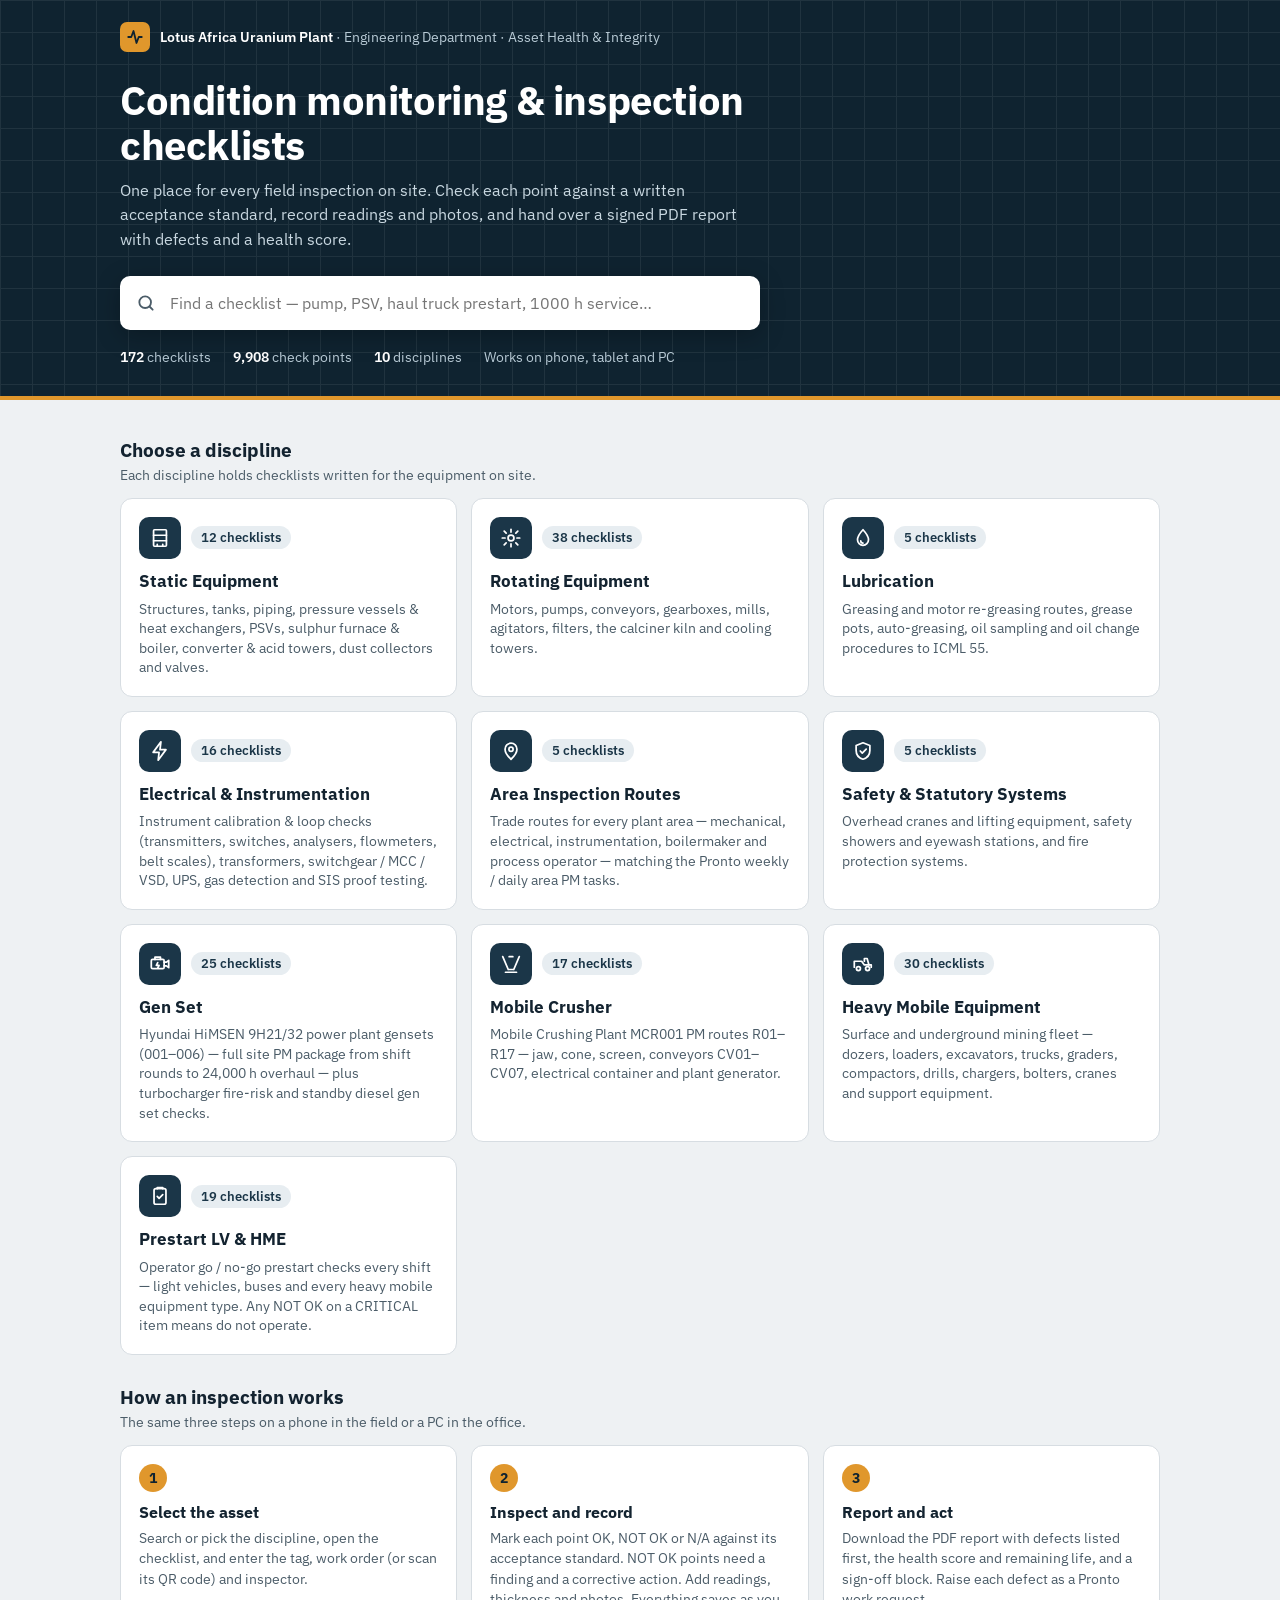
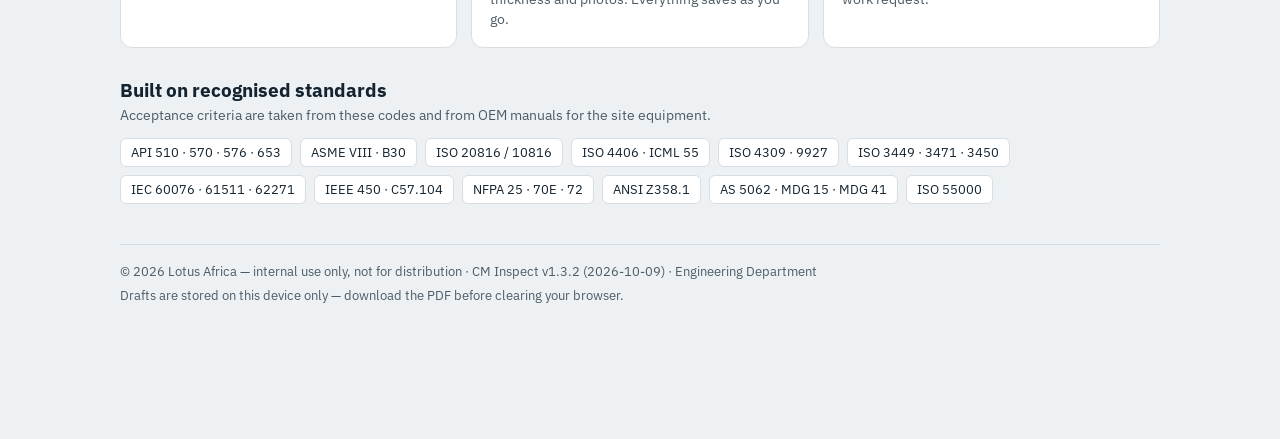
<file: index.html>
<!DOCTYPE html>
<html lang="en">
<head>
<meta charset="UTF-8">
<meta name="viewport" content="width=device-width, initial-scale=1.0">
<title>CM Inspect — Condition Monitoring & Inspection Checklists</title>
<meta name="description" content="Condition monitoring and inspection checklists for static, rotating, electrical, safety, gen set, mobile crusher and mobile equipment, with PDF reports.">
<meta name="theme-color" content="#0f2330">
<link rel="preconnect" href="https://fonts.googleapis.com"><link rel="preconnect" href="https://fonts.gstatic.com" crossorigin>
<link href="https://fonts.googleapis.com/css2?family=IBM+Plex+Sans:wght@400;500;600;700&display=swap" rel="stylesheet">
<script src="assets/vendor/jspdf-2.5.1.umd.min.js"></script>
<script src="assets/vendor/jsQR-1.4.0.js"></script>
<link rel="stylesheet" href="assets/css/cm-inspect.css?v=1.3.2">
<link rel="icon" href="assets/img/favicon.svg" type="image/svg+xml">
<link rel="manifest" href="manifest.webmanifest">
<link rel="apple-touch-icon" href="assets/img/favicon.svg">
</head>
<body>

<!-- ===================== HUB VIEW ===================== -->
<div id="hubView">
  <header class="home-band">
    <div class="grid-lines"></div>
    <div class="home-inner">
      <div class="org-row">
        <span class="org-mark"><svg viewBox="0 0 24 24" fill="none" stroke="currentColor" stroke-width="2.4" stroke-linecap="round" stroke-linejoin="round"><path d="M3 12h4l3-8 4 16 3-8h4"/></svg></span>
        <span><strong>Lotus Africa Uranium Plant</strong> · Engineering Department · Asset Health &amp; Integrity</span>
      </div>
      <h1 class="home-title">Condition monitoring &amp; inspection checklists</h1>
      <p class="home-lead">One place for every field inspection on site. Check each point against a written acceptance standard, record readings and photos, and hand over a signed PDF report with defects and a health score.</p>
      <div class="search-wrap" role="search">
        <svg viewBox="0 0 24 24" fill="none" stroke="currentColor" stroke-width="2.2" stroke-linecap="round"><circle cx="11" cy="11" r="7"/><path d="M20 20l-3.5-3.5"/></svg>
        <input type="search" id="hubSearch" class="search-input" placeholder="Find a checklist — pump, PSV, haul truck prestart, 1000 h service…" aria-label="Search checklists" autocomplete="off">
        <button type="button" class="search-clear" id="hubSearchClear" aria-label="Clear search">✕</button>
      </div>
      <div class="home-facts" id="hubFacts"></div>
    </div>
  </header>

  <main class="home-main">
    <section class="home-section" id="searchSection" style="display:none">
      <h2 id="searchTitle">Results</h2>
      <p class="section-sub" id="searchSub"></p>
      <div class="result-list" id="searchResults"></div>
    </section>

    <div id="homeContent">
      <section class="home-section" id="draftSection" style="display:none">
        <h2>Continue where you left off</h2>
        <p class="section-sub">Inspections started on this device. Drafts are saved automatically.</p>
        <div class="draft-row" id="draftList"></div>
      </section>

      <section class="home-section">
        <h2>Choose a discipline</h2>
        <p class="section-sub">Each discipline holds checklists written for the equipment on site.</p>
        <div class="disc-grid" id="hubGrid"></div>
      </section>

      <section class="home-section">
        <h2>How an inspection works</h2>
        <p class="section-sub">The same three steps on a phone in the field or a PC in the office.</p>
        <div class="steps">
          <div class="step"><h3>Select the asset</h3><p>Search or pick the discipline, open the checklist, and enter the tag, work order (or scan its QR code) and inspector.</p></div>
          <div class="step"><h3>Inspect and record</h3><p>Mark each point OK, NOT OK or N/A against its acceptance standard. NOT OK points need a finding and a corrective action. Add readings, thickness and photos. Everything saves as you go.</p></div>
          <div class="step"><h3>Report and act</h3><p>Download the PDF report with defects listed first, the health score and remaining life, and a sign-off block. Raise each defect as a Pronto work request.</p></div>
        </div>
      </section>

      <section class="home-section">
        <h2>Built on recognised standards</h2>
        <p class="section-sub">Acceptance criteria are taken from these codes and from OEM manuals for the site equipment.</p>
        <div class="std-list">
          <span>API 510 · 570 · 576 · 653</span><span>ASME VIII · B30</span><span>ISO 20816 / 10816</span><span>ISO 4406 · ICML 55</span>
          <span>ISO 4309 · 9927</span><span>ISO 3449 · 3471 · 3450</span><span>IEC 60076 · 61511 · 62271</span><span>IEEE 450 · C57.104</span>
          <span>NFPA 25 · 70E · 72</span><span>ANSI Z358.1</span><span>AS 5062 · MDG 15 · MDG 41</span><span>ISO 55000</span>
        </div>
      </section>
    </div>

    <footer class="home-footer">
      <span>© 2026 Lotus Africa — internal use only, not for distribution · CM Inspect <span id="appVersion"></span> · Engineering Department</span>
      <span>Drafts are stored on this device only — download the PDF before clearing your browser.</span>
    </footer>
  </main>
</div>

<!-- ===================== CATEGORY VIEW ===================== -->
<div id="catView" style="display:none">
  <header class="home-band cat-band">
    <div class="grid-lines"></div>
    <div class="home-inner">
      <button class="home-back" id="btnCatBack">
        <svg width="14" height="14" viewBox="0 0 24 24" fill="none" stroke="currentColor" stroke-width="2.6" stroke-linecap="round"><path d="M15 18l-6-6 6-6"/></svg>
        All disciplines
      </button>
      <div class="cat-head">
        <span class="disc-icon" id="catIcon"></span>
        <h1 id="catTitle">Category</h1>
      </div>
      <p class="cat-desc" id="catDesc"></p>
    </div>
  </header>
  <main class="home-main">
    <div class="cat-tools">
      <input type="search" class="cat-filter" id="catFilter" placeholder="Filter this list…" aria-label="Filter checklists">
      <span class="cat-count" id="catCount"></span>
    </div>
    <div class="result-list" id="catGrid"></div>
  </main>
</div>

<!-- ===================== FORM VIEW ===================== -->
<div id="formView" style="display:none">
  <div class="topbar">
    <div class="back-row">
      <button class="back-btn" id="btnBack">
        <svg width="14" height="14" viewBox="0 0 24 24" fill="none" stroke="currentColor" stroke-width="2.6" stroke-linecap="round"><path d="M15 18l-6-6 6-6"/></svg>
        Back
      </button>
    </div>
    <div class="topbar-row">
      <div class="brand">
        <span class="eyebrow" id="formEyebrow">Condition Monitoring</span>
        <span class="title" id="formTitle">—</span>
        <span class="doc-line" id="formDocNo"></span>
      </div>
      <span class="tag-pill" id="tagPill">Set tag #</span>
      <span class="health-pill pending" id="healthPill">Health —</span>
      <span class="health-pill pending" id="rulPill" style="display:none;">RUL —</span>
    </div>
    <div class="progress-wrap">
      <div class="progress-track"><div class="progress-fill" id="progressFill"></div></div>
      <div class="progress-label"><span id="progressText">0 of 0 checks recorded</span><span id="progressPct">0%</span></div>
    </div>
    <div class="flag-banner" id="flagBanner">⚠ <span id="flagText"></span></div>
  </div>

  <div class="container">
    <div class="card header-card">
      <div class="field-grid">
        <div class="field">
          <label class="small-label" for="f_date">Date</label>
          <input type="date" id="f_date">
        </div>
        <div class="field">
          <label class="small-label" for="f_wo">WO #</label>
          <div class="wo-row">
            <input type="text" id="f_wo" placeholder="Work order #">
            <button type="button" class="qr-btn" id="btnQrScan" title="Scan QR code">
              <svg width="18" height="18" viewBox="0 0 24 24" fill="none" stroke="currentColor" stroke-width="2"><rect x="3" y="3" width="7" height="7"/><rect x="14" y="3" width="7" height="7"/><rect x="3" y="14" width="7" height="7"/><path d="M14 14h3v3M20 14v3h-3M14 20h3M20 17v3"/></svg>
            </button>
          </div>
        </div>
        <div class="field">
          <label class="small-label" for="f_checkby">Check by</label>
          <input type="text" id="f_checkby" placeholder="Name">
        </div>
        <div class="field">
          <label class="small-label" for="f_reviewby">Review by</label>
          <input type="text" id="f_reviewby" placeholder="Name">
        </div>
        <div class="field span2">
          <label class="small-label" for="f_tag">Equipment Tag #</label>
          <input type="text" id="f_tag" placeholder="e.g. 75-CV-03">
        </div>
        <div class="field span2">
          <label class="small-label">Inspection Method</label>
          <div class="method-toggle">
            <label class="chk"><input type="checkbox" id="f_visual"> Visual</label>
            <label class="chk"><input type="checkbox" id="f_vibration"> Vibration</label>
            <label class="chk"><input type="checkbox" id="f_ir"> Thermography</label>
            <label class="chk"><input type="checkbox" id="f_us"> Ultrasound / UT</label>
            <label class="chk"><input type="checkbox" id="f_oil"> Oil sampling</label>
          </div>
        </div>
      </div>
      <details class="trace-block" id="traceBlock">
        <summary>Inspection conditions &amp; traceability <span class="trace-hint">ISO 17359 · ISO/IEC 17020 · ISO 18436</span></summary>
        <div class="field-grid">
          <div class="field">
            <label class="small-label" for="f_op">Operating condition</label>
            <select id="f_op">
              <option value="">— select —</option>
              <option>Running — normal load</option>
              <option>Running — reduced load</option>
              <option>Standby / idle</option>
              <option>Stopped — isolated</option>
              <option>Stopped — not isolated</option>
            </select>
          </div>
          <div class="field">
            <label class="small-label" for="f_load">Load / speed at inspection</label>
            <input type="text" id="f_load" placeholder="e.g. 85 % · 1480 rpm">
          </div>
          <div class="field span2">
            <label class="small-label" for="f_qual">Inspector qualification</label>
            <input type="text" id="f_qual" placeholder="e.g. Vibration Analyst CAT II (ISO 18436-2)">
          </div>
          <div class="field">
            <label class="small-label" for="f_instr">Test instrument &amp; serial no.</label>
            <input type="text" id="f_instr" placeholder="e.g. FLIR T540 s/n 79312345">
          </div>
          <div class="field">
            <label class="small-label" for="f_cal">Instrument calibration due</label>
            <input type="date" id="f_cal">
          </div>
        </div>
        <p class="trace-note">Your name, qualification and instrument are remembered on this device for the next inspection.</p>
      </details>
    </div>

    <div id="sectionsRoot"></div>
    <div class="print-only print-signoff" id="printSignoff"></div>
  </div>
</div>

<div class="qr-modal" id="qrModal">
  <div class="qr-modal-inner">
    <div class="qr-modal-head"><span>Scan work order QR code</span><button type="button" class="qr-modal-close" id="qrModalClose">✕</button></div>
    <video id="qrVideo" playsinline muted></video>
    <div class="qr-modal-status" id="qrModalStatus">Point the camera at a QR code</div>
  </div>
</div>

<div class="toast" id="toast"></div>
<div class="save-note" id="saveNoteWrap"><span class="dot"></span><span id="saveNote">Not saved yet</span></div>
<div class="actionbar" id="actionbar">
  <button class="btn btn-ghost" id="btnClear">Clear form</button>
  <button class="btn btn-ghost" id="btnSave">Save draft</button>
  <button class="btn btn-ghost" id="btnPrint">Print</button>
  <button class="btn btn-primary" id="btnPdf">Download PDF</button>
</div>


<!-- Application scripts: data → checklist library → app (order matters) -->
<script src="data/document-register.js?v=1.3.2"></script>
<script src="data/pm-task-map.js?v=1.3.2"></script>
<script src="checklists/00-base-library.js?v=1.3.2"></script>
<script src="checklists/10-genset-hme.js?v=1.3.2"></script>
<script src="checklists/20-site-hyundai-mcr001.js?v=1.3.2"></script>
<script src="checklists/30-prestart.js?v=1.3.2"></script>
<script src="checklists/40-process-plant.js?v=1.3.2"></script>
<script src="checklists/50-instrumentation.js?v=1.3.2"></script>
<script src="checklists/60-routes-standard-pm.js?v=1.3.2"></script>
<script src="assets/js/app.js?v=1.3.2"></script>
</body>
</html>
</file>
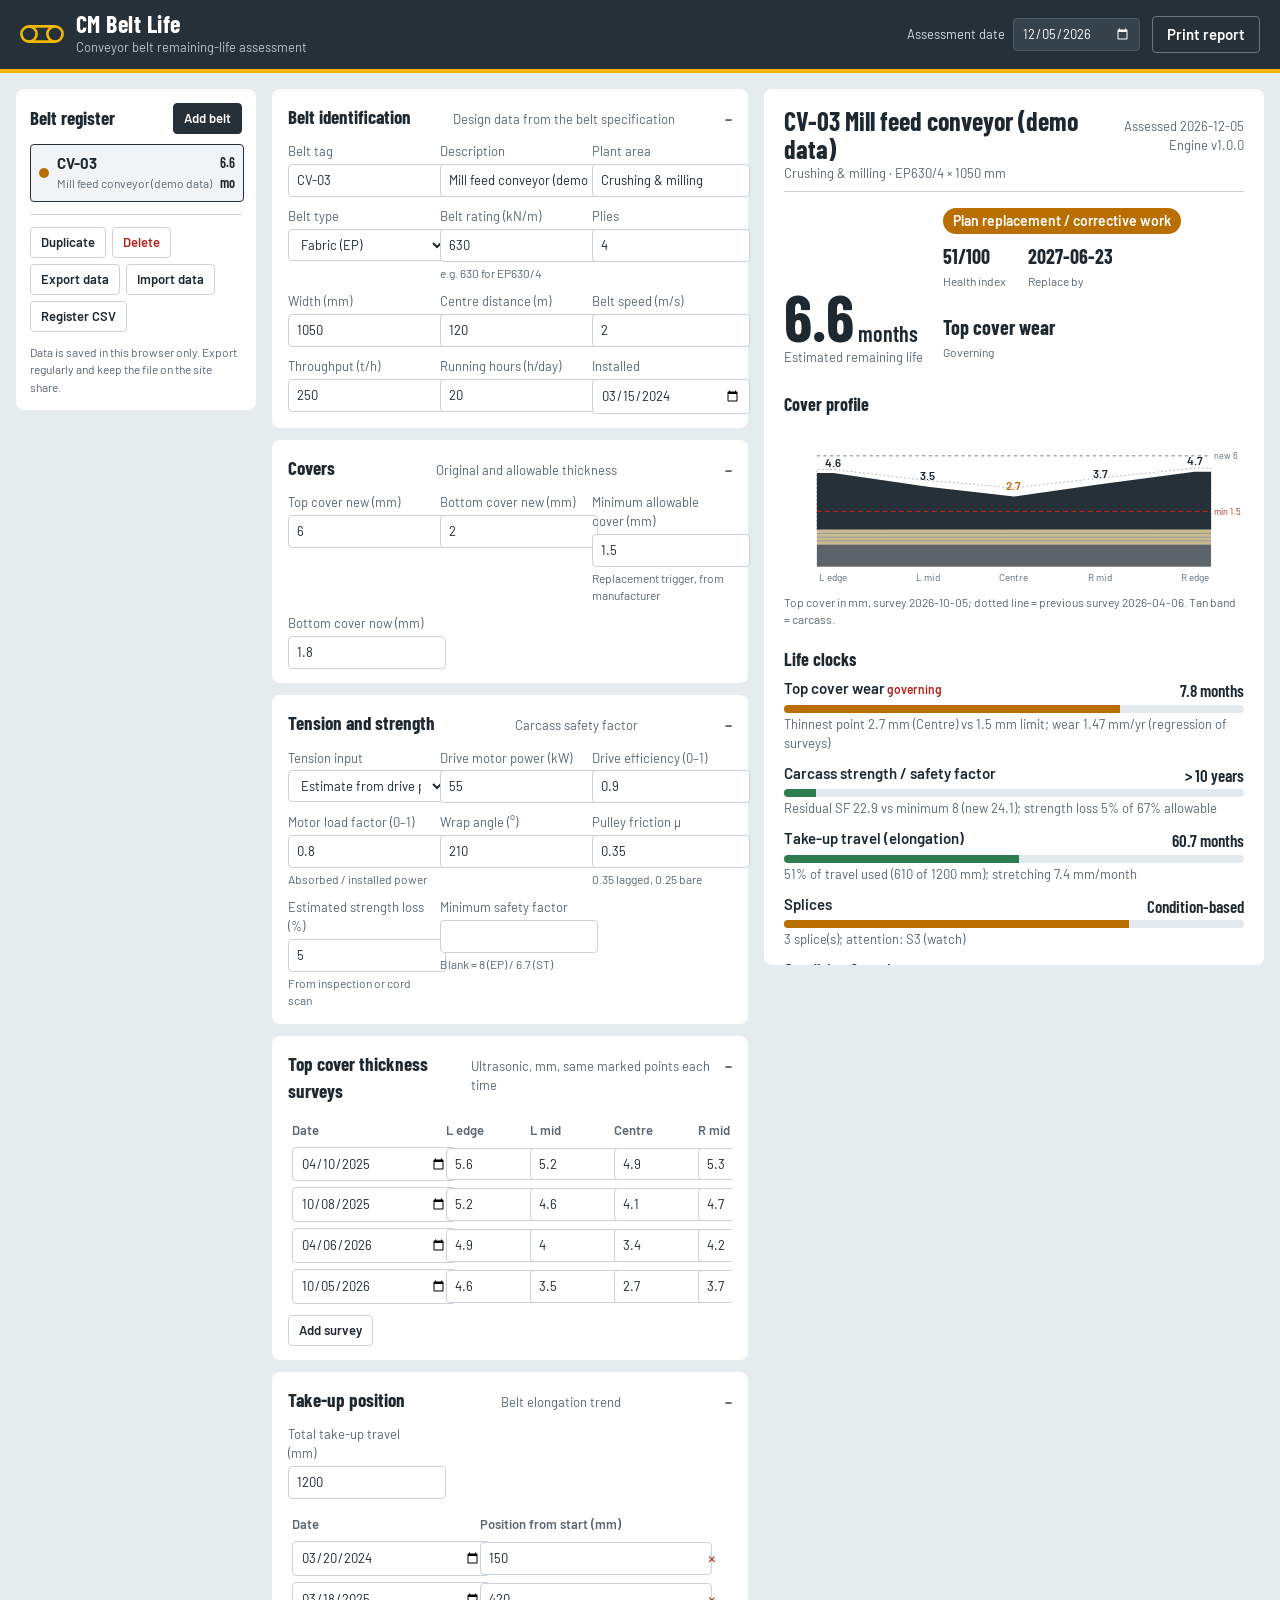
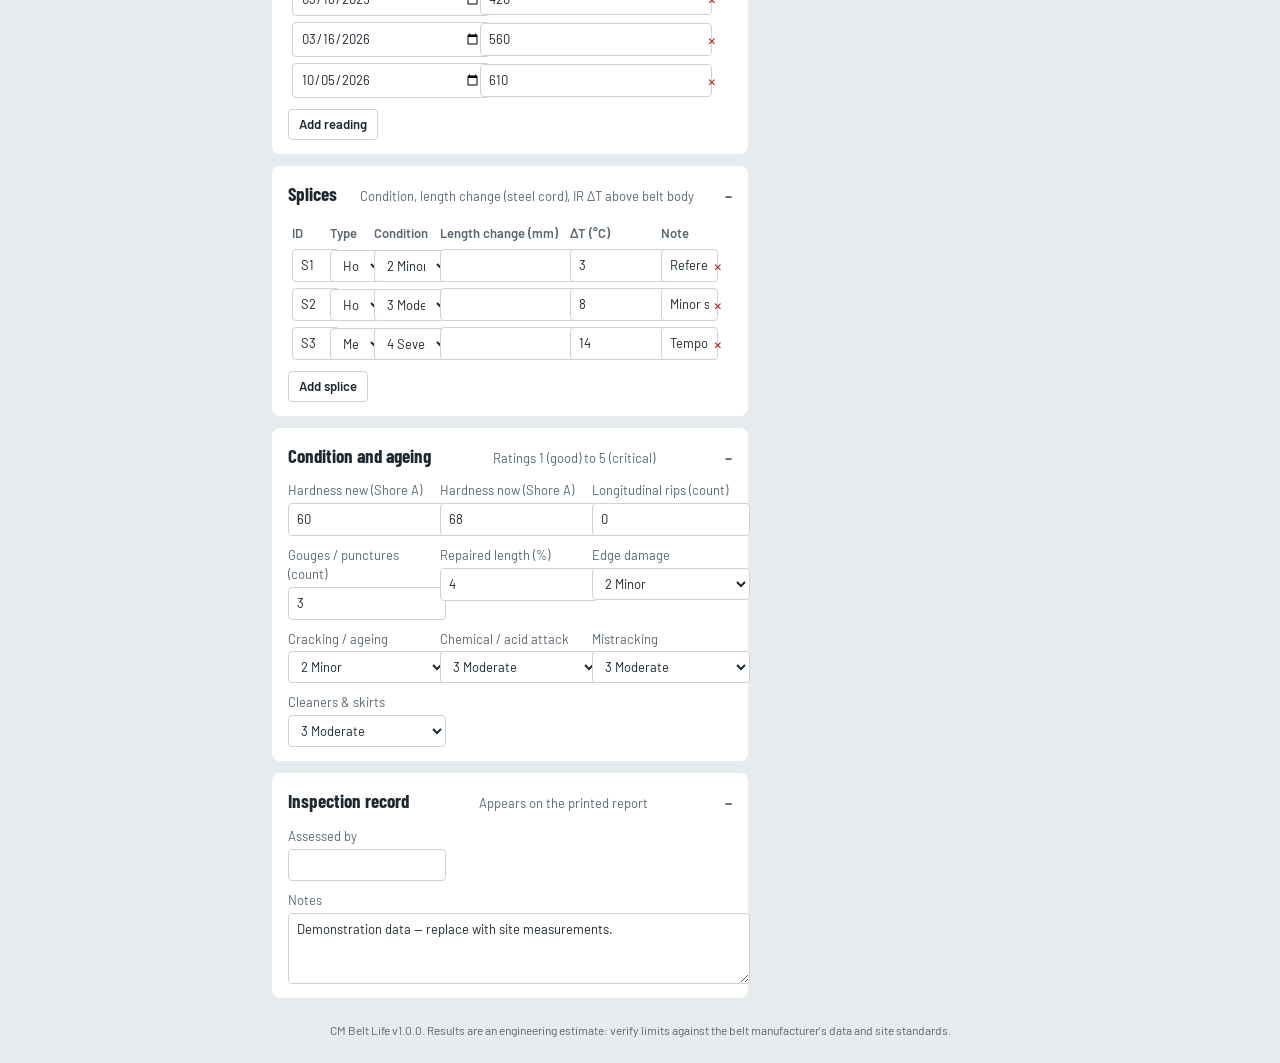
<file: belt-life/index.html>
<!DOCTYPE html>
<html lang="en">
<head>
  <meta charset="utf-8">
  <meta name="viewport" content="width=device-width, initial-scale=1, viewport-fit=cover">
  <title>CM Belt Life — Conveyor belt remaining-life assessment</title>
  <meta name="description" content="Conveyor belt remaining-life assessment: cover wear, carcass safety factor, take-up, splices and condition.">
  <link rel="icon" href="data:image/svg+xml,<svg xmlns='http://www.w3.org/2000/svg' viewBox='0 0 32 32'><rect width='32' height='32' rx='6' fill='%23263038'/><rect x='5' y='13' width='22' height='6' rx='3' fill='%23F2B600'/></svg>">
  <link rel="preconnect" href="https://fonts.googleapis.com">
  <link rel="preconnect" href="https://fonts.gstatic.com" crossorigin>
  <link href="https://fonts.googleapis.com/css2?family=Barlow:wght@400;500;600;700&family=Barlow+Condensed:wght@500;600;700&display=swap" rel="stylesheet">
  <link rel="stylesheet" href="css/style.css">
</head>
<body>
  <header class="topbar">
    <div class="brand">
      <svg class="brand-mark" viewBox="0 0 40 24" aria-hidden="true"><circle cx="8" cy="12" r="7"/><circle cx="32" cy="12" r="7"/><path d="M8 5h24M8 19h24"/></svg>
      <div>
        <h1>CM Belt Life</h1>
        <p>Conveyor belt remaining-life assessment</p>
      </div>
    </div>
    <div class="topbar-actions">
      <label class="asof">Assessment date <input type="date" id="asOf"></label>
      <button type="button" class="btn ghost" id="btnPrint">Print report</button>
    </div>
  </header>

  <div class="layout">
    <aside class="register" aria-label="Belt register">
      <div class="register-head">
        <h2>Belt register</h2>
        <button type="button" class="btn small" id="btnAdd">Add belt</button>
      </div>
      <ul id="beltList" class="belt-list"></ul>
      <div class="register-tools">
        <button type="button" class="btn ghost small" id="btnDuplicate">Duplicate</button>
        <button type="button" class="btn ghost small danger" id="btnDelete">Delete</button>
        <button type="button" class="btn ghost small" id="btnExport">Export data</button>
        <label class="btn ghost small file">Import data<input type="file" id="fileImport" accept="application/json,.json"></label>
        <button type="button" class="btn ghost small" id="btnCsv">Register CSV</button>
      </div>
      <p class="storage-note">Data is saved in this browser only. Export regularly and keep the file on the site share.</p>
    </aside>

    <main class="form" id="form" aria-label="Belt data"></main>

    <section class="report" id="report" aria-live="polite" aria-label="Assessment report"></section>
  </div>

  <footer class="foot">CM Belt Life <span id="ver"></span>. Results are an engineering estimate: verify limits against the belt manufacturer's data and site standards.</footer>

  <script src="js/engine.js"></script>
  <script src="js/app.js"></script>
</body>
</html>
</file>
<file: assets/css/cm-inspect.css>
/* CM Inspect — stylesheet (screen + print). © Lotus Africa — internal use only. */
  :root{
    --ink:#132330; --ink-soft:#4b5c68; --paper:#eef1f3; --card:#ffffff; --line:#d7dde2;
    --navy:#1b3648; --navy-deep:#0f2330; --amber:#e0972c; --amber-deep:#9a6113; --amber-bg:#fdf1e0;
    --ok:#2f7d5c; --ok-bg:#e4f3ec; --notok:#b4432f; --notok-bg:#fbe8e4; --na-bg:#eceff1;
    --poor:#c1521f; --poor-bg:#fbe6d9;
    --focus:#2f7dc9; --radius:10px;
  }
  *{box-sizing:border-box;}
  html,body{margin:0;padding:0;}
  body{background:var(--paper); color:var(--ink); font-family:"Segoe UI", Roboto, -apple-system, BlinkMacSystemFont, Arial, sans-serif; -webkit-tap-highlight-color:transparent; padding-bottom:96px;}

  /* ---------- Hub ---------- */
  .hub-topbar{background:linear-gradient(180deg,var(--navy) 0%, var(--navy-deep) 100%); color:#fff; padding:22px 18px 26px;}
  .hub-topbar .eyebrow{font-size:11px; letter-spacing:.14em; text-transform:uppercase; color:#9fc3d6; font-weight:700;}
  .hub-topbar h1{margin:4px 0 0; font-size:22px;}
  .hub-topbar p{margin:6px 0 0; font-size:13px; color:#bcd2de; max-width:520px;}
  .hub-grid{max-width:760px; margin:-14px auto 0; padding:0 14px 20px; display:grid; grid-template-columns:1fr 1fr; gap:12px;}
  @media (max-width:520px){ .hub-grid{grid-template-columns:1fr;} }
  .hub-card{
    background:var(--card); border:1px solid var(--line); border-radius:12px; padding:16px;
    cursor:pointer; box-shadow:0 2px 8px rgba(15,35,48,.06); display:flex; flex-direction:column; gap:8px;
  }
  .hub-card:active{background:#f5f7f8;}
  .hub-card .icon{
    width:38px; height:38px; border-radius:9px; background:var(--navy); color:#fff;
    display:flex; align-items:center; justify-content:center; font-weight:800; font-size:14px;
  }
  .hub-card .name{font-weight:700; font-size:15px; line-height:1.3;}
  .hub-card .meta{font-size:12px; color:var(--ink-soft);}
  .hub-card .draft-chip{
    font-size:10.5px; font-weight:700; color:var(--amber-deep); background:#fbf0dd;
    padding:2px 7px; border-radius:999px; align-self:flex-start;
  }
  .hub-card .draft-chip.health-chip.good{color:var(--ok); background:var(--ok-bg);}
  .hub-card .draft-chip.health-chip.fair{color:var(--amber-deep); background:var(--amber-bg);}
  .hub-card .draft-chip.health-chip.poor{color:var(--poor); background:var(--poor-bg);}
  .hub-card .draft-chip.health-chip.critical{color:var(--notok); background:var(--notok-bg);}

  .health-pill{display:inline-flex; align-items:center; gap:4px; font-weight:700; font-size:12.5px; padding:6px 10px; border-radius:999px; white-space:nowrap; flex:none; border:1px solid rgba(255,255,255,.25);}
  .health-pill.pending{background:rgba(255,255,255,.1); color:#fff;}
  .health-pill.good{background:var(--ok-bg); color:var(--ok); border-color:var(--ok);}
  .health-pill.fair{background:var(--amber-bg); color:var(--amber-deep); border-color:var(--amber);}
  .health-pill.poor{background:var(--poor-bg); color:var(--poor); border-color:var(--poor);}
  .health-pill.critical{background:var(--notok-bg); color:var(--notok); border-color:var(--notok);}

  /* ---------- Top bar (form view) ---------- */
  .topbar{position:sticky; top:0; z-index:40; background:linear-gradient(180deg,var(--navy) 0%, var(--navy-deep) 100%); color:#fff; padding:12px 16px 12px; box-shadow:0 2px 10px rgba(0,0,0,.25);}
  .back-row{display:flex; align-items:center; gap:8px; margin-bottom:8px;}
  .back-btn{
    background:rgba(255,255,255,.1); border:1px solid rgba(255,255,255,.25); color:#fff;
    font-size:12.5px; font-weight:700; padding:6px 10px; border-radius:8px; cursor:pointer;
    display:flex; align-items:center; gap:5px;
  }
  .topbar-row{display:flex; align-items:center; justify-content:space-between; gap:10px; flex-wrap:wrap;}
  .brand{display:flex; flex-direction:column; line-height:1.15; min-width:0;}
  .brand .eyebrow{font-size:10.5px; letter-spacing:.14em; text-transform:uppercase; color:#9fc3d6; font-weight:600;}
  .brand .title{font-size:16.5px; font-weight:700; margin-top:2px; overflow-wrap:anywhere;}
  .tag-pill{background:rgba(255,255,255,.1); border:1px solid rgba(255,255,255,.25); color:#fff; font-weight:700; font-size:12.5px; padding:6px 10px; border-radius:999px; white-space:nowrap; flex:none;}
  .progress-wrap{margin-top:10px;}
  .progress-track{height:6px; border-radius:999px; background:rgba(255,255,255,.15); overflow:hidden;}
  .progress-fill{height:100%; background:linear-gradient(90deg,var(--amber),#f4b957); width:0%; transition:width .25s ease;}
  .progress-label{font-size:11.5px; color:#bcd2de; margin-top:5px; display:flex; justify-content:space-between;}
  .flag-banner{display:none; margin-top:10px; background:var(--notok); color:#fff; border-radius:8px; padding:8px 10px; font-size:12.5px; font-weight:600; align-items:center; gap:8px;}
  .flag-banner.show{display:flex;}

  /* ---------- Header form ---------- */
  .container{max-width:720px; margin:0 auto; padding:14px;}
  .card{background:var(--card); border:1px solid var(--line); border-radius:var(--radius); margin-bottom:14px; overflow:hidden;}
  .header-card{padding:14px;}
  .field-grid{display:grid; grid-template-columns:1fr 1fr; gap:10px;}
  .field{display:flex; flex-direction:column; gap:5px;}
  .field.span2{grid-column:1 / -1;}
  label.small-label{font-size:11px; text-transform:uppercase; letter-spacing:.06em; color:var(--ink-soft); font-weight:700;}
  input[type=text], input[type=date], textarea, select{font-family:inherit; font-size:15px; color:var(--ink); border:1px solid var(--line); border-radius:8px; padding:9px 10px; background:#fbfcfd; width:100%;}
  input:focus, textarea:focus, select:focus{outline:2px solid var(--focus); outline-offset:1px; border-color:var(--focus);}
  textarea{resize:vertical; min-height:56px; line-height:1.4;}
  .method-toggle{display:flex; gap:10px; margin-top:2px;}
  .chk{display:flex; align-items:center; gap:6px; font-size:14px; font-weight:600; border:1px solid var(--line); border-radius:8px; padding:8px 12px; background:#fbfcfd; flex:1; justify-content:center;}
  .chk input{width:16px; height:16px; accent-color:var(--navy);}

  /* ---------- Section cards ---------- */
  .section{border:1px solid var(--line); border-radius:var(--radius); background:var(--card); margin-bottom:12px;}
  .section-head{display:flex; align-items:center; justify-content:space-between; gap:10px; padding:13px 14px; cursor:pointer; user-select:none;}
  .section-head-left{display:flex; align-items:center; gap:10px; min-width:0;}
  .section-index{font-size:11px; font-weight:800; color:#fff; background:var(--navy); border-radius:6px; padding:3px 7px; flex:none;}
  .section-title{font-weight:700; font-size:15px; overflow-wrap:anywhere;}
  .section-status{font-size:11px; font-weight:700; padding:3px 8px; border-radius:999px; flex:none;}
  .section-status.ok{background:var(--ok-bg); color:var(--ok);}
  .section-status.notok{background:var(--notok-bg); color:var(--notok);}
  .section-status.pending{background:var(--na-bg); color:var(--ink-soft);}
  .chevron{transition:transform .2s ease; flex:none; color:var(--ink-soft);}
  .section.open .chevron{transform:rotate(180deg);}
  .section-body{display:none; padding:0 14px 16px;}
  .section.open .section-body{display:block;}

  .item-row{display:flex; align-items:flex-start; justify-content:space-between; gap:10px; padding:11px 0; border-top:1px solid var(--line);}
  .item-row:first-child{border-top:none;}
  .item-row.detailed{flex-direction:column; align-items:stretch;}
  .item-top{display:flex; align-items:flex-start; justify-content:space-between; gap:10px; flex:1; min-width:0;}
  .item-label{font-size:13.5px; line-height:1.35; padding-top:6px; flex:1;}
  .item-no{display:inline-block; min-width:30px; font-size:11px; font-weight:700; color:var(--ink-soft); margin-right:6px; font-variant-numeric:tabular-nums;}
  .item-row.detailed .item-meta, .item-row.detailed .item-detail-grid{margin-left:36px;}
  @media (max-width:560px){ .item-row.detailed .item-meta, .item-row.detailed .item-detail-grid{margin-left:0;} }
  .doc-line{display:block; font-size:11.5px; color:#b9cbd6; margin-top:2px; letter-spacing:.02em;}
  .item-component{font-weight:700;}
  .item-meta{font-size:11.5px; color:var(--ink-soft); line-height:1.4; margin:3px 0 0; flex:1;}
  .item-meta .freq-chip{display:inline-block; font-size:10px; font-weight:700; color:var(--navy); background:#e7edf1; border-radius:5px; padding:1px 5px; margin-right:6px; vertical-align:1px;}
  .item-detail-grid{display:grid; grid-template-columns:1fr 1fr 150px; gap:8px; margin-top:8px;}
  .item-detail-field select{width:100%; font:inherit; font-size:13px; padding:8px; border:1px solid var(--line); border-radius:8px; background:#fff;}
  .trace-block{margin-top:12px; border-top:1px dashed var(--line); padding-top:10px;}
  .trace-block summary{cursor:pointer; font-size:13px; font-weight:700; color:var(--navy); list-style:revert;}
  .trace-hint{font-weight:500; color:var(--ink-soft); font-size:11.5px; margin-left:6px;}
  .trace-block .field-grid{margin-top:10px;}
  .trace-block select{width:100%; font:inherit; padding:10px; border:1px solid var(--line); border-radius:10px; background:#fff;}
  .trace-note{font-size:11.5px; color:var(--ink-soft); margin:8px 0 0;}
  .method-toggle{flex-wrap:wrap;}
  @media (max-width:480px){ .item-detail-grid{grid-template-columns:1fr;} }
  .item-detail-field label{display:block; font-size:10.5px; text-transform:uppercase; letter-spacing:.05em; color:var(--ink-soft); font-weight:700; margin-bottom:4px;}
  .item-detail-field input, .item-detail-field textarea{width:100%; padding:7px 8px; font-size:13px; border:1px solid var(--line); border-radius:8px; font-family:inherit; resize:vertical;}
  .item-detail-field input.missing-required, .item-detail-field textarea.missing-required{border-color:var(--notok); background:var(--notok-bg);}
  .drivetype-field select{width:100%; padding:9px 10px; font-size:14px; border:1px solid var(--line); border-radius:8px; background:#fff; font-family:inherit;}
  .drivetype-card{padding:14px;}
  .drivetype-card select{width:100%; padding:9px 10px; font-size:14px; border:1px solid var(--line); border-radius:8px; background:#fff; font-family:inherit; margin-top:6px;}
  .segmented{display:flex; border:1px solid var(--line); border-radius:8px; overflow:hidden; flex:none;}
  .seg-btn{border:none; background:#fbfcfd; padding:8px 10px; font-size:12px; font-weight:700; color:var(--ink-soft); cursor:pointer; border-right:1px solid var(--line); min-width:40px;}
  .seg-btn:last-child{border-right:none;}
  .seg-btn.active[data-v="ok"]{background:var(--ok); color:#fff;}
  .seg-btn.active[data-v="notok"]{background:var(--notok); color:#fff;}
  .seg-btn.active[data-v="na"]{background:#8a97a1; color:#fff;}

  .reading-block{margin-top:6px; padding-top:10px; border-top:1px solid var(--line);}
  .reading-note{font-size:12px; color:var(--amber-deep); font-weight:700; margin-bottom:8px;}
  .reading-grid{display:grid; grid-template-columns:repeat(auto-fit, minmax(130px,1fr)); gap:8px;}
  .reading-field{display:flex; flex-direction:column; gap:4px;}
  .reading-field label{font-size:11px; color:var(--ink-soft); font-weight:600;}
  .reading-field input{padding:7px 8px; font-size:14px;}
  .thickness-list{display:flex; flex-direction:column; gap:12px;}
  .thickness-point{background:var(--paper); border:1px solid var(--line); border-radius:8px; padding:10px;}
  .thickness-point-head{font-size:13px; font-weight:700; margin-bottom:8px;}
  .thickness-grid{display:grid; grid-template-columns:repeat(auto-fit, minmax(120px,1fr)); gap:8px;}
  .thickness-result{margin-top:8px; font-size:12px; font-weight:600; padding:7px 9px; border-radius:6px;}
  .thickness-result.pending{background:var(--na-bg); color:var(--ink-soft); font-weight:500;}
  .thickness-result.good{background:var(--ok-bg); color:var(--ok);}
  .thickness-result.fair{background:var(--amber-bg); color:var(--amber-deep);}
  .thickness-result.poor{background:var(--poor-bg); color:var(--poor);}
  .thickness-result.critical{background:var(--notok-bg); color:var(--notok);}

  .comment-block{margin-top:12px;}
  .comment-block label{display:block; margin-bottom:5px;}

  .photo-block{margin-top:12px;}
  .photo-strip{display:flex; flex-wrap:wrap; gap:8px; margin-top:8px;}
  .photo-thumb{position:relative; width:78px; height:78px; border-radius:8px; overflow:hidden; border:1px solid var(--line); flex:none;}
  .photo-thumb img{width:100%; height:100%; object-fit:cover; display:block;}
  .photo-thumb button{position:absolute; top:2px; right:2px; width:20px; height:20px; border-radius:50%; border:none; background:rgba(20,20,20,.65); color:#fff; font-size:12px; line-height:1; cursor:pointer;}
  .photo-add{width:78px; height:78px; border-radius:8px; border:1.5px dashed #a9b6bf; display:flex; align-items:center; justify-content:center; flex-direction:column; background:#fbfcfd; color:var(--ink-soft); cursor:pointer; font-size:10.5px; font-weight:700; gap:3px; text-align:center;}
  .photo-add svg{width:18px; height:18px;}

  /* ---------- Bottom action bar ---------- */
  .actionbar{position:fixed; left:0; right:0; bottom:0; z-index:50; background:#fff; border-top:1px solid var(--line); padding:10px 14px calc(10px + env(safe-area-inset-bottom)); display:none; gap:8px; box-shadow:0 -4px 14px rgba(0,0,0,.08);}
  .actionbar.show{display:flex;}
  .btn{flex:1; border:none; border-radius:9px; padding:12px 10px; font-size:13px; font-weight:700; cursor:pointer; display:flex; align-items:center; justify-content:center; gap:6px;}
  .btn-ghost{background:#eef1f3; color:var(--navy-deep); border:1px solid var(--line);}
  .btn-primary{background:var(--navy); color:#fff;}
  .btn-primary:disabled{opacity:.55;}
  .save-note{text-align:center; font-size:11px; color:var(--ink-soft); padding:6px 14px 0; display:none;}
  .save-note.show{display:block;}
  .save-note .dot{display:inline-block; width:6px; height:6px; border-radius:50%; background:var(--ok); margin-right:5px; vertical-align:middle;}

  /* ---------- Toast ---------- */
  .toast{position:fixed; left:50%; bottom:86px; transform:translateX(-50%) translateY(10px); background:var(--navy-deep); color:#fff; padding:10px 16px; border-radius:999px; font-size:13px; font-weight:600; z-index:60; opacity:0; pointer-events:none; transition:opacity .2s ease, transform .2s ease;}
  .toast.show{opacity:1; transform:translateX(-50%) translateY(0);}

  /* ---------- Report (offscreen, used for PDF) ---------- */

  @media (max-width:400px){ .field-grid{grid-template-columns:1fr;} }

  /* ---------- QR scanner ---------- */
  .wo-row{display:flex; gap:6px; align-items:center;}
  .wo-row input{flex:1;}
  .qr-btn{flex:none; width:38px; height:38px; border-radius:8px; border:1px solid var(--line); background:#fbfcfd; display:flex; align-items:center; justify-content:center; cursor:pointer; color:var(--navy);}
  .qr-modal{display:none; position:fixed; inset:0; z-index:100; background:rgba(15,35,48,.82); align-items:center; justify-content:center; padding:16px;}
  .qr-modal.show{display:flex;}
  .qr-modal-inner{background:#000; border-radius:12px; overflow:hidden; width:100%; max-width:420px; position:relative;}
  .qr-modal video{width:100%; display:block; max-height:70vh; object-fit:cover;}
  .qr-modal-head{position:absolute; top:0; left:0; right:0; display:flex; justify-content:space-between; align-items:center; padding:10px 12px; background:linear-gradient(180deg,rgba(0,0,0,.6),transparent); color:#fff; font-size:13px; font-weight:700;}
  .qr-modal-close{background:rgba(255,255,255,.15); border:none; color:#fff; width:28px; height:28px; border-radius:50%; cursor:pointer; font-size:15px; line-height:1;}
  .qr-modal-status{position:absolute; bottom:0; left:0; right:0; padding:10px 12px; background:rgba(0,0,0,.55); color:#cfe3ee; font-size:12px; text-align:center;}

  /* ================= HOME / CATEGORY (redesigned) ================= */
  body{font-family:"IBM Plex Sans","Segoe UI",Roboto,-apple-system,BlinkMacSystemFont,Arial,sans-serif;}
  .home-band{background:var(--navy-deep); color:#fff; position:relative; overflow:hidden;}
  .home-band::after{content:""; position:absolute; inset:auto 0 0 0; height:4px; background:var(--amber);}
  .home-band .grid-lines{position:absolute; inset:0; opacity:.07; pointer-events:none;
    background-image:linear-gradient(#fff 1px,transparent 1px),linear-gradient(90deg,#fff 1px,transparent 1px); background-size:32px 32px;}
  .home-inner{max-width:1080px; margin:0 auto; padding:22px 20px 34px; position:relative;}
  .org-row{display:flex; align-items:center; gap:10px; font-size:13.5px; color:#b9cbd6;}
  .org-mark{width:30px; height:30px; border-radius:7px; background:var(--amber); color:var(--navy-deep); display:flex; align-items:center; justify-content:center; flex:none;}
  .org-mark svg{width:18px; height:18px;}
  .org-row strong{color:#fff; font-weight:600;}
  .home-title{font-size:clamp(26px,4.2vw,40px); line-height:1.12; font-weight:700; margin:26px 0 10px; letter-spacing:-.01em; max-width:760px;}
  .home-lead{font-size:16px; line-height:1.55; color:#c9d8e1; max-width:640px; margin:0;}
  .search-wrap{margin-top:24px; max-width:640px; position:relative;}
  .search-wrap svg{position:absolute; left:16px; top:50%; transform:translateY(-50%); width:20px; height:20px; color:var(--ink-soft);}
  .search-input{width:100%; font:inherit; font-size:16px; padding:15px 44px 15px 48px; border-radius:10px; border:2px solid transparent; background:#fff; color:var(--ink); box-shadow:0 6px 24px rgba(0,0,0,.25);}
  .search-input:focus{outline:none; border-color:var(--amber);}
  input[type=search]::-webkit-search-cancel-button{-webkit-appearance:none; display:none;}
  .search-clear{position:absolute; right:10px; top:50%; transform:translateY(-50%); border:none; background:#eef1f3; color:var(--ink-soft); width:28px; height:28px; border-radius:50%; cursor:pointer; font-size:14px; display:none;}
  .search-clear.show{display:block;}
  .home-facts{display:flex; flex-wrap:wrap; gap:6px 22px; margin-top:18px; font-size:14px; color:#b9cbd6;}
  .home-facts b{color:#fff; font-weight:600;}

  .home-main{max-width:1080px; margin:0 auto; padding:8px 20px 40px;}
  .home-section{margin-top:30px;}
  .home-section h2{font-size:19px; font-weight:700; margin:0 0 4px; color:var(--ink);}
  .home-section .section-sub{font-size:14px; color:var(--ink-soft); margin:0 0 14px;}

  .disc-grid{display:grid; grid-template-columns:repeat(3,1fr); gap:14px;}
  @media (max-width:900px){ .disc-grid{grid-template-columns:repeat(2,1fr);} }
  @media (max-width:560px){ .disc-grid{grid-template-columns:1fr;} }
  .disc-card{background:#fff; border:1px solid var(--line); border-radius:12px; padding:18px; cursor:pointer; display:flex; flex-direction:column; gap:8px; text-align:left; font:inherit; color:inherit; transition:border-color .15s ease, box-shadow .15s ease;}
  .disc-card:hover{border-color:var(--navy); box-shadow:0 6px 18px rgba(15,35,48,.10);}
  .disc-card:focus-visible{outline:3px solid var(--amber); outline-offset:2px;}
  .disc-top{display:flex; align-items:center; justify-content:space-between; gap:10px;}
  .disc-icon{width:42px; height:42px; border-radius:10px; background:var(--navy); color:#fff; display:flex; align-items:center; justify-content:center; flex:none;}
  .disc-icon svg{width:22px; height:22px;}
  .disc-count{font-size:13px; font-weight:600; color:var(--navy); background:#e7edf1; border-radius:999px; padding:3px 10px;}
  .disc-name{font-size:16.5px; font-weight:700; line-height:1.25; margin-top:4px;}
  .disc-desc{font-size:13.5px; color:var(--ink-soft); line-height:1.45;}
  .disc-drafts{font-size:12.5px; font-weight:600; color:var(--amber-deep);}

  .draft-row{display:grid; grid-template-columns:repeat(auto-fill,minmax(250px,1fr)); gap:12px;}
  .draft-card{background:#fff; border:1px solid var(--line); border-left:4px solid var(--amber); border-radius:10px; padding:14px 16px; cursor:pointer; font:inherit; text-align:left; color:inherit; display:flex; flex-direction:column; gap:5px;}
  .draft-card:hover{box-shadow:0 6px 18px rgba(15,35,48,.10);}
  .draft-card .dc-title{font-weight:700; font-size:14.5px; line-height:1.3;}
  .draft-card .dc-meta{font-size:12.5px; color:var(--ink-soft);}
  .dc-bar{height:5px; background:#e3e7ea; border-radius:999px; overflow:hidden; margin-top:4px;}
  .dc-bar span{display:block; height:100%; background:var(--amber);}
  .dc-chips{display:flex; gap:6px; flex-wrap:wrap; margin-top:2px;}
  .chip{font-size:11.5px; font-weight:600; padding:2px 8px; border-radius:999px; background:#eef1f3; color:var(--ink-soft);}
  .chip.good{background:var(--ok-bg); color:var(--ok);} .chip.fair{background:var(--amber-bg); color:var(--amber-deep);}
  .chip.poor{background:var(--poor-bg); color:var(--poor);} .chip.critical{background:var(--notok-bg); color:var(--notok);}
  .chip.draft{background:var(--amber-bg); color:var(--amber-deep);}

  .steps{display:grid; grid-template-columns:repeat(3,1fr); gap:14px; counter-reset:step;}
  @media (max-width:760px){ .steps{grid-template-columns:1fr;} }
  .step{background:#fff; border:1px solid var(--line); border-radius:12px; padding:18px; position:relative;}
  .step::before{counter-increment:step; content:counter(step); width:28px; height:28px; border-radius:50%; background:var(--amber); color:var(--navy-deep); font-weight:700; display:flex; align-items:center; justify-content:center; font-size:14px; margin-bottom:10px;}
  .step h3{font-size:15.5px; margin:0 0 6px;}
  .step p{font-size:13.5px; color:var(--ink-soft); line-height:1.5; margin:0;}

  .std-list{display:flex; flex-wrap:wrap; gap:8px;}
  .std-list span{font-size:13px; background:#fff; border:1px solid var(--line); border-radius:6px; padding:5px 10px; color:var(--ink);}

  .result-list{display:grid; grid-template-columns:repeat(auto-fill,minmax(300px,1fr)); gap:12px;}
  .empty-note{background:#fff; border:1px dashed #b7c3cb; border-radius:10px; padding:20px; font-size:14px; color:var(--ink-soft);}

  .home-footer{border-top:1px solid var(--line); margin-top:40px; padding-top:18px; font-size:12.5px; color:var(--ink-soft); display:flex; flex-wrap:wrap; justify-content:space-between; gap:8px;}

  /* checklist cards (category + search) */
  .eq-card{background:#fff; border:1px solid var(--line); border-radius:10px; padding:14px 16px; cursor:pointer; display:flex; flex-direction:column; gap:6px; font:inherit; color:inherit; text-align:left;}
  .eq-card:hover{border-color:var(--navy); box-shadow:0 6px 18px rgba(15,35,48,.10);}
  .eq-card:focus-visible{outline:3px solid var(--amber); outline-offset:2px;}
  .eq-card .eq-cat{font-size:12px; color:var(--amber-deep); font-weight:600;}
  .eq-card .eq-doc{font-size:11.5px; color:var(--amber-deep); font-weight:600; letter-spacing:.02em; font-variant-numeric:tabular-nums;}
  .eq-card .eq-title{font-size:15px; font-weight:700; line-height:1.3;}
  .eq-card .eq-std{font-size:12.5px; color:var(--ink-soft); line-height:1.4;}
  .eq-card .eq-meta{font-size:12.5px; color:var(--ink-soft);}

  .cat-band .home-inner{padding-bottom:26px;}
  .cat-head{display:flex; align-items:center; gap:14px; margin-top:18px;}
  .cat-head .disc-icon{width:50px; height:50px; background:var(--amber); color:var(--navy-deep);}
  .cat-head .disc-icon svg{width:26px; height:26px;}
  .cat-head h1{font-size:clamp(22px,3.4vw,30px); margin:0; line-height:1.15;}
  .cat-desc{font-size:15px; color:#c9d8e1; margin:10px 0 0; max-width:680px; line-height:1.5;}
  .cat-tools{display:flex; gap:10px; align-items:center; margin:18px 0 14px; flex-wrap:wrap;}
  .cat-filter{flex:1; min-width:220px; font:inherit; font-size:15px; padding:11px 14px; border:1px solid var(--line); border-radius:10px; background:#fff;}
  .cat-filter:focus{outline:2px solid var(--amber); border-color:var(--amber);}
  .cat-count{font-size:13.5px; color:var(--ink-soft);}
  .home-back{background:rgba(255,255,255,.1); border:1px solid rgba(255,255,255,.25); color:#fff; font:inherit; font-size:13.5px; font-weight:600; padding:7px 12px; border-radius:8px; cursor:pointer; display:inline-flex; align-items:center; gap:6px;}

  .print-only{display:none;}

  /* ================= PRINT (browser Ctrl+P) ================= */
  @media print{
    html,body{background:#fff !important; padding:0 !important; font-size:10pt;}
    *{-webkit-print-color-adjust:exact; print-color-adjust:exact; box-shadow:none !important;}
    #hubView, #catView, .actionbar, .save-note, .toast, .qr-modal, .back-row, .qr-btn, .chevron,
    .photo-add, .photo-thumb button, .progress-wrap, .drivetype-card .hint{display:none !important;}
    .topbar{position:static !important; background:#fff !important; color:var(--ink) !important; padding:0 0 8px !important; border-bottom:2.5px solid var(--navy);}
    .brand .eyebrow{color:var(--ink-soft) !important;}
    .brand .title{font-size:16pt !important;}
    .doc-line{color:var(--ink-soft) !important; font-size:8.5pt !important;}
    .tag-pill, .health-pill{background:#fff !important; color:var(--ink) !important; border:1px solid #9aa8b2 !important;}
    .health-pill.good{color:var(--ok) !important; border-color:var(--ok) !important;}
    .health-pill.fair{color:var(--amber-deep) !important; border-color:var(--amber) !important;}
    .health-pill.poor, .health-pill.critical{color:var(--notok) !important; border-color:var(--notok) !important;}
    .print-only{display:block !important;}
    .container{max-width:none !important; padding:8px 0 0 !important;}
    .card, .section{border:1px solid #c5ced5 !important; border-radius:4px !important; margin-bottom:8px !important;}
    .header-card{padding:8px 10px !important; break-inside:avoid;}
    .field-grid{grid-template-columns:repeat(3,1fr) !important; gap:6px 10px !important;}
    .field.span2{grid-column:auto !important;}
    label.small-label{font-size:7.5pt !important;}
    input[type=text], input[type=date], textarea, select{font-size:9.5pt !important; padding:3px 6px !important; background:#fff !important; border:1px solid #c5ced5 !important; border-radius:3px !important;}
    ::placeholder{color:transparent !important;}
    .chk{padding:3px 8px !important; font-size:9pt !important;}
    .section-head{background:#e9eef2 !important; padding:5px 8px !important; break-after:avoid;}
    .section-index{background:var(--navy) !important;}
    .section-title{font-size:10.5pt !important;}
    .section-body{display:block !important; padding:0 8px 6px !important;}
    .item-row{padding:4px 0 !important; break-inside:avoid;}
    .item-label{font-size:9pt !important; padding-top:2px !important;}
    .item-meta{font-size:7.5pt !important;}
    .seg-btn{display:none !important;}
    .seg-btn.active{display:block !important; padding:2px 8px !important; font-size:8pt !important; min-width:0 !important;}
    .segmented{border:none !important; min-width:52px; justify-content:flex-end;}
    .seg-btn.active{border-radius:999px !important; border:none !important;}
    input[type=date]::-webkit-calendar-picker-indicator{display:none;}
    .item-row.detailed .item-meta{margin-top:0 !important;}
    .segmented:not(:has(.active))::after{content:"\2014"; padding:2px 10px; color:#9aa8b2; font-size:8.5pt;}
    .item-detail-grid{margin-top:3px !important; gap:4px !important;}
    .item-detail-grid:not(:has(input:not(:placeholder-shown))):not(:has(select.has-value)){display:none !important;}
    .trace-block{display:block;} .trace-block summary{list-style:none;} .trace-block:not([open]) > .field-grid{display:grid !important;} .trace-note, .trace-hint{display:none !important;}
    .item-detail-field label{font-size:7pt !important; margin-bottom:1px !important;}
    .item-detail-field input{font-size:8.5pt !important;}
    .comment-block:has(textarea:placeholder-shown){display:none !important;}
    .photo-block:not(:has(.photo-thumb)){display:none !important;}
    .reading-block{break-inside:avoid; padding-top:5px !important;}
    .reading-note{font-size:8pt !important; margin-bottom:4px !important;}
    .reading-grid{grid-template-columns:repeat(4,1fr) !important; gap:4px 8px !important;}
    .reading-field label{font-size:7.5pt !important;}
    .reading-field input{font-size:9pt !important;}
    .thickness-point{break-inside:avoid; padding:5px !important;}
    .flag-banner{background:#fff !important; color:var(--notok) !important; border:1px solid var(--notok);}
    .print-signoff{break-inside:avoid; margin-top:14px;}
  }
  .print-signoff h3{font-size:11pt; margin:0 0 6px;}
  .print-signoff table{width:100%; border-collapse:collapse; font-size:9pt;}
  .print-signoff td, .print-signoff th{border:1px solid #c5ced5; padding:6px 8px; text-align:left; vertical-align:top;}
  .print-signoff th{background:#e9eef2; font-weight:700;}
  .print-signoff td.sig{height:34px;}
  .print-foot{font-size:8pt; color:var(--ink-soft); margin-top:8px;}


  /* Finding / action / priority on simple check points: shown only when NOT OK */
  .item-row .nok-only{display:none;}
  .item-row.is-notok .nok-only{display:grid; margin-left:36px;}
  @media (max-width:560px){ .item-row.is-notok .nok-only{margin-left:0;} }
  .item-row:not(.detailed){flex-wrap:wrap;}
  .item-row:not(.detailed) .nok-only{flex-basis:100%;}

  /* v1.3.1 — pre-issue review panel */
  .review-overlay{position:fixed; inset:0; background:rgba(15,35,48,.55); z-index:2000; display:flex; align-items:center; justify-content:center; padding:16px;}
  .review-panel{background:#fff; border-radius:14px; width:min(640px,100%); max-height:88vh; overflow:auto; box-shadow:0 20px 60px rgba(0,0,0,.35);}
  .review-head{padding:18px 20px 10px; border-bottom:1px solid var(--line);}
  .review-head h3{margin:0 0 4px; font-size:18px; color:var(--navy);}
  .review-head p{margin:0; font-size:13.5px; color:var(--ink-soft);}
  .review-list{list-style:none; margin:0; padding:8px 12px;}
  .review-list li{display:grid; grid-template-columns:auto 1fr auto; gap:10px; align-items:start; padding:10px 8px; border-bottom:1px solid #eef1f3; font-size:13.5px; line-height:1.4;}
  .rv-tag{font-size:10.5px; font-weight:700; text-transform:uppercase; letter-spacing:.04em; padding:3px 7px; border-radius:6px; margin-top:1px;}
  .review-list li.crit .rv-tag{background:var(--notok-bg); color:var(--notok);}
  .review-list li.warn .rv-tag{background:var(--amber-bg); color:var(--amber-deep);}
  .rv-go{font:inherit; font-size:12.5px; font-weight:600; border:1px solid var(--line); background:#fff; color:var(--navy); border-radius:8px; padding:5px 10px; cursor:pointer; white-space:nowrap;}
  .rv-go:hover{border-color:var(--navy);}
  .review-note{margin:4px 20px 0; padding:10px 12px; background:var(--notok-bg); color:var(--notok); border-radius:8px; font-size:13px;}
  .review-actions{display:flex; justify-content:flex-end; gap:10px; padding:14px 20px 18px;}
  .review-actions .btn{width:auto; min-width:140px;}
  .btn-draft{background:var(--notok); color:#fff; border:none;}
  .jump-flash{outline:3px solid var(--amber) !important; outline-offset:3px; transition:outline-color .3s;}
  @media print{ .review-overlay{display:none !important;} }
</file>
<file: belt-life/css/style.css>
/* CM Belt Life — plant-signage palette: steel greys, rubber black, guard yellow */
:root {
  --bg: #E6EBEE;
  --panel: #FFFFFF;
  --ink: #1E2830;
  --muted: #5A6772;
  --rule: #CBD3D9;
  --rubber: #263038;
  --guard: #F2B600;
  --ok: #2E7D4F;
  --watch: #B86E00;
  --crit: #B3261E;
  --nodata: #8A949C;
  --focus: #1F6FB2;
  --radius-s: 4px;
  --radius-m: 8px;
  font-family: "Barlow", "Segoe UI", Roboto, Arial, sans-serif;
  color: var(--ink);
  box-sizing: border-box;
  padding-top: env(safe-area-inset-top, 0px);
  padding-bottom: env(safe-area-inset-bottom, 0px);
}
*, *::before, *::after { box-sizing: inherit; }
html { scroll-padding-top: env(safe-area-inset-top, 0px); }
body { margin: 0; background: var(--bg); font-size: 15px; line-height: 1.45; }
h1, h2, h3, .num { font-family: "Barlow Condensed", "Arial Narrow", Arial, sans-serif; }
button, input, select, textarea { font: inherit; color: inherit; }
:focus-visible { outline: 2px solid var(--focus); outline-offset: 2px; }

/* top bar */
.topbar { display: flex; justify-content: space-between; align-items: center; gap: 16px; flex-wrap: wrap;
  background: var(--rubber); color: #fff; padding: 12px 20px; border-bottom: 4px solid var(--guard); }
.brand { display: flex; align-items: center; gap: 12px; }
.brand-mark { width: 44px; height: 26px; fill: none; stroke: var(--guard); stroke-width: 2.5; }
.brand h1 { margin: 0; font-size: 24px; letter-spacing: .02em; line-height: 1; }
.brand p { margin: 2px 0 0; font-size: 13px; color: #B9C3CB; }
.topbar-actions { display: flex; align-items: center; gap: 12px; flex-wrap: wrap; }
.asof { font-size: 13px; color: #D6DDE2; display: flex; align-items: center; gap: 8px; }
.asof input { background: #36424C; border: 1px solid #4D5A65; color: #fff; border-radius: var(--radius-s); padding: 5px 8px; color-scheme: dark; }

/* buttons */
.btn { background: var(--rubber); color: #fff; border: 1px solid var(--rubber); border-radius: var(--radius-s); padding: 7px 14px; cursor: pointer; font-weight: 600; }
.btn:hover { background: #3A4651; }
.btn.small { padding: 5px 10px; font-size: 13px; }
.btn.ghost { background: transparent; color: var(--ink); border-color: var(--rule); }
.btn.ghost:hover { background: #F1F4F6; }
.topbar .btn.ghost { color: #fff; border-color: #6A7782; }
.topbar .btn.ghost:hover { background: #36424C; }
.btn.danger { color: var(--crit); }
.btn.file { position: relative; overflow: hidden; display: inline-block; }
.btn.file input { position: absolute; inset: 0; opacity: 0; cursor: pointer; }
.link { background: none; border: 0; color: var(--focus); cursor: pointer; padding: 0; font-size: 13px; }

/* layout */
.layout { display: grid; grid-template-columns: 240px minmax(0, 1fr) minmax(0, 1.05fr); gap: 16px; padding: 16px; align-items: start; max-width: 1700px; margin: 0 auto; }
@media (max-width: 1250px) { .layout { grid-template-columns: 220px minmax(0, 1fr); } .report { grid-column: 1 / -1; position: static !important; max-height: none !important; } }
@media (max-width: 760px) { .layout { grid-template-columns: 1fr; padding: 10px; } }

/* register */
.register { background: var(--panel); border-radius: var(--radius-m); padding: 14px; position: sticky; top: 12px; }
.register-head { display: flex; justify-content: space-between; align-items: center; margin-bottom: 10px; }
.register h2 { margin: 0; font-size: 19px; }
.belt-list { list-style: none; margin: 0 0 12px; padding: 0; display: grid; gap: 4px; }
.belt-list button { width: 100%; text-align: left; background: none; border: 1px solid transparent; border-radius: var(--radius-s); padding: 8px; cursor: pointer; display: grid; grid-template-columns: 10px 1fr auto; gap: 8px; align-items: center; }
.belt-list button:hover { background: #F1F4F6; }
.belt-list button[aria-current="true"] { border-color: var(--rubber); background: #F1F4F6; }
.belt-list .tag { font-weight: 700; }
.belt-list .sub { display: block; font-size: 12px; color: var(--muted); white-space: nowrap; overflow: hidden; text-overflow: ellipsis; }
.belt-list .life { font-family: "Barlow Condensed", sans-serif; font-weight: 600; font-size: 14px; }
.dot { width: 10px; height: 10px; border-radius: 50%; background: var(--nodata); }
.dot.ok { background: var(--ok); } .dot.watch { background: var(--watch); } .dot.critical { background: var(--crit); }
.register-tools { display: flex; flex-wrap: wrap; gap: 6px; border-top: 1px solid var(--rule); padding-top: 12px; }
.storage-note { font-size: 12px; color: var(--muted); margin: 12px 0 0; }

/* form */
.form { display: grid; gap: 12px; min-width: 0; }
.card { background: var(--panel); border-radius: var(--radius-m); padding: 14px 16px; min-width: 0; }
.card > summary { cursor: pointer; list-style: none; display: flex; justify-content: space-between; align-items: baseline; }
.card > summary::-webkit-details-marker { display: none; }
.card > summary h3 { margin: 0; font-size: 19px; }
.card > summary .hint { font-size: 13px; color: var(--muted); }
.card > summary::after { content: "–"; font-weight: 700; color: var(--muted); margin-left: 8px; }
.card:not([open]) > summary::after { content: "+"; }
.grid { display: grid; grid-template-columns: repeat(auto-fill, minmax(140px, 1fr)); gap: 10px 12px; margin-top: 12px; }
.field { display: grid; gap: 3px; min-width: 0; align-content: start; font-size: 13px; color: var(--muted); }
.field.wide { grid-column: 1 / -1; }
.field input, .field select, .field textarea, .tbl input, .tbl select { border: 1px solid var(--rule); border-radius: var(--radius-s); padding: 6px 8px; background: #fff; color: var(--ink); width: 100%; min-width: 0; }
.field input:focus, .tbl input:focus, .field select:focus { border-color: var(--focus); }
.field .unit { color: var(--muted); }
.field .help { font-size: 12px; color: var(--muted); }
.tbl-wrap { overflow-x: auto; margin-top: 12px; }
.tbl { border-collapse: collapse; width: 100%; font-size: 13px; }
.tbl th { text-align: left; font-weight: 600; color: var(--muted); padding: 4px; white-space: nowrap; }
.tbl td { padding: 3px 4px; }
.tbl input[type="number"] { min-width: 58px; }
.tbl input[type="date"] { min-width: 128px; }
.tbl .del { background: none; border: 0; color: var(--crit); cursor: pointer; font-size: 18px; line-height: 1; padding: 4px 6px; }
.row-actions { margin-top: 8px; }

/* report */
.report { background: var(--panel); border-radius: var(--radius-m); padding: 18px 20px; position: sticky; top: 12px; max-height: calc(100vh - 24px); overflow-y: auto; min-width: 0; }
.r-head { display: flex; justify-content: space-between; gap: 12px; align-items: baseline; border-bottom: 1px solid var(--rule); padding-bottom: 8px; }
.r-head h2 { margin: 0; font-size: 26px; line-height: 1.1; }
.r-head .meta { font-size: 13px; color: var(--muted); text-align: right; white-space: nowrap; }
.verdict { display: grid; grid-template-columns: auto 1fr; gap: 6px 20px; align-items: end; padding: 16px 0 6px; }
.verdict .big { font-family: "Barlow Condensed", sans-serif; font-weight: 700; font-size: 64px; line-height: .9; }
.verdict .big small { font-size: 22px; font-weight: 600; margin-left: 4px; }
.verdict .label { font-size: 13px; color: var(--muted); }
.pill { display: inline-block; padding: 3px 10px; border-radius: 999px; font-weight: 600; font-size: 14px; color: #fff; background: var(--nodata); }
.pill.ok { background: var(--ok); } .pill.watch { background: var(--watch); } .pill.critical { background: var(--crit); }
.kv { display: flex; gap: 22px; flex-wrap: wrap; margin: 8px 0 4px; font-size: 14px; }
.kv b { font-family: "Barlow Condensed", sans-serif; font-size: 20px; display: block; }
.kv span { color: var(--muted); font-size: 12px; }
.section-title { font-size: 18px; margin: 18px 0 6px; }
.profile svg { width: 100%; height: auto; display: block; }
.clocks { display: grid; gap: 10px; }
.clock { display: grid; grid-template-columns: 1fr auto; gap: 2px 10px; }
.clock .name { font-weight: 600; }
.clock .name.gov::after { content: "  governing"; font-weight: 600; font-size: 12px; color: var(--crit); }
.clock .days { font-family: "Barlow Condensed", sans-serif; font-weight: 600; font-size: 17px; text-align: right; }
.clock .bar { grid-column: 1 / -1; height: 8px; background: #E4E9ED; border-radius: 4px; overflow: hidden; }
.clock .bar i { display: block; height: 100%; background: var(--nodata); }
.clock .bar i.ok { background: var(--ok); } .clock .bar i.watch { background: var(--watch); } .clock .bar i.critical { background: var(--crit); }
.clock .detail { grid-column: 1 / -1; font-size: 13px; color: var(--muted); }
.summary { font-size: 15px; max-width: 70ch; }
.recs { margin: 0; padding: 0; list-style: none; display: grid; gap: 8px; }
.recs li { display: grid; grid-template-columns: 34px 1fr; gap: 8px; font-size: 14px; }
.prio { font-family: "Barlow Condensed", sans-serif; font-weight: 700; text-align: center; border-radius: var(--radius-s); padding: 1px 0; height: fit-content; color: #fff; }
.prio.P1 { background: var(--crit); } .prio.P2 { background: var(--watch); } .prio.P3 { background: var(--muted); }
.signoff { display: grid; grid-template-columns: 1fr 1fr; gap: 24px; margin-top: 22px; font-size: 13px; color: var(--muted); }
.signoff div { border-top: 1px solid var(--ink); padding-top: 4px; }
.empty { color: var(--muted); }
.foot { text-align: center; font-size: 12px; color: var(--muted); padding: 8px 16px 24px; }

/* print: report only */
@media print {
  body { background: #fff; font-size: 12px; }
  .topbar, .register, .form, .foot { display: none !important; }
  .layout { display: block; padding: 0; }
  .report { position: static; max-height: none; overflow: visible; padding: 0; }
  .pill, .prio, .dot, .bar i { -webkit-print-color-adjust: exact; print-color-adjust: exact; }
  .clock, .recs li { break-inside: avoid; }
}
@media (prefers-reduced-motion: reduce) { * { transition: none !important; } }
</file>
